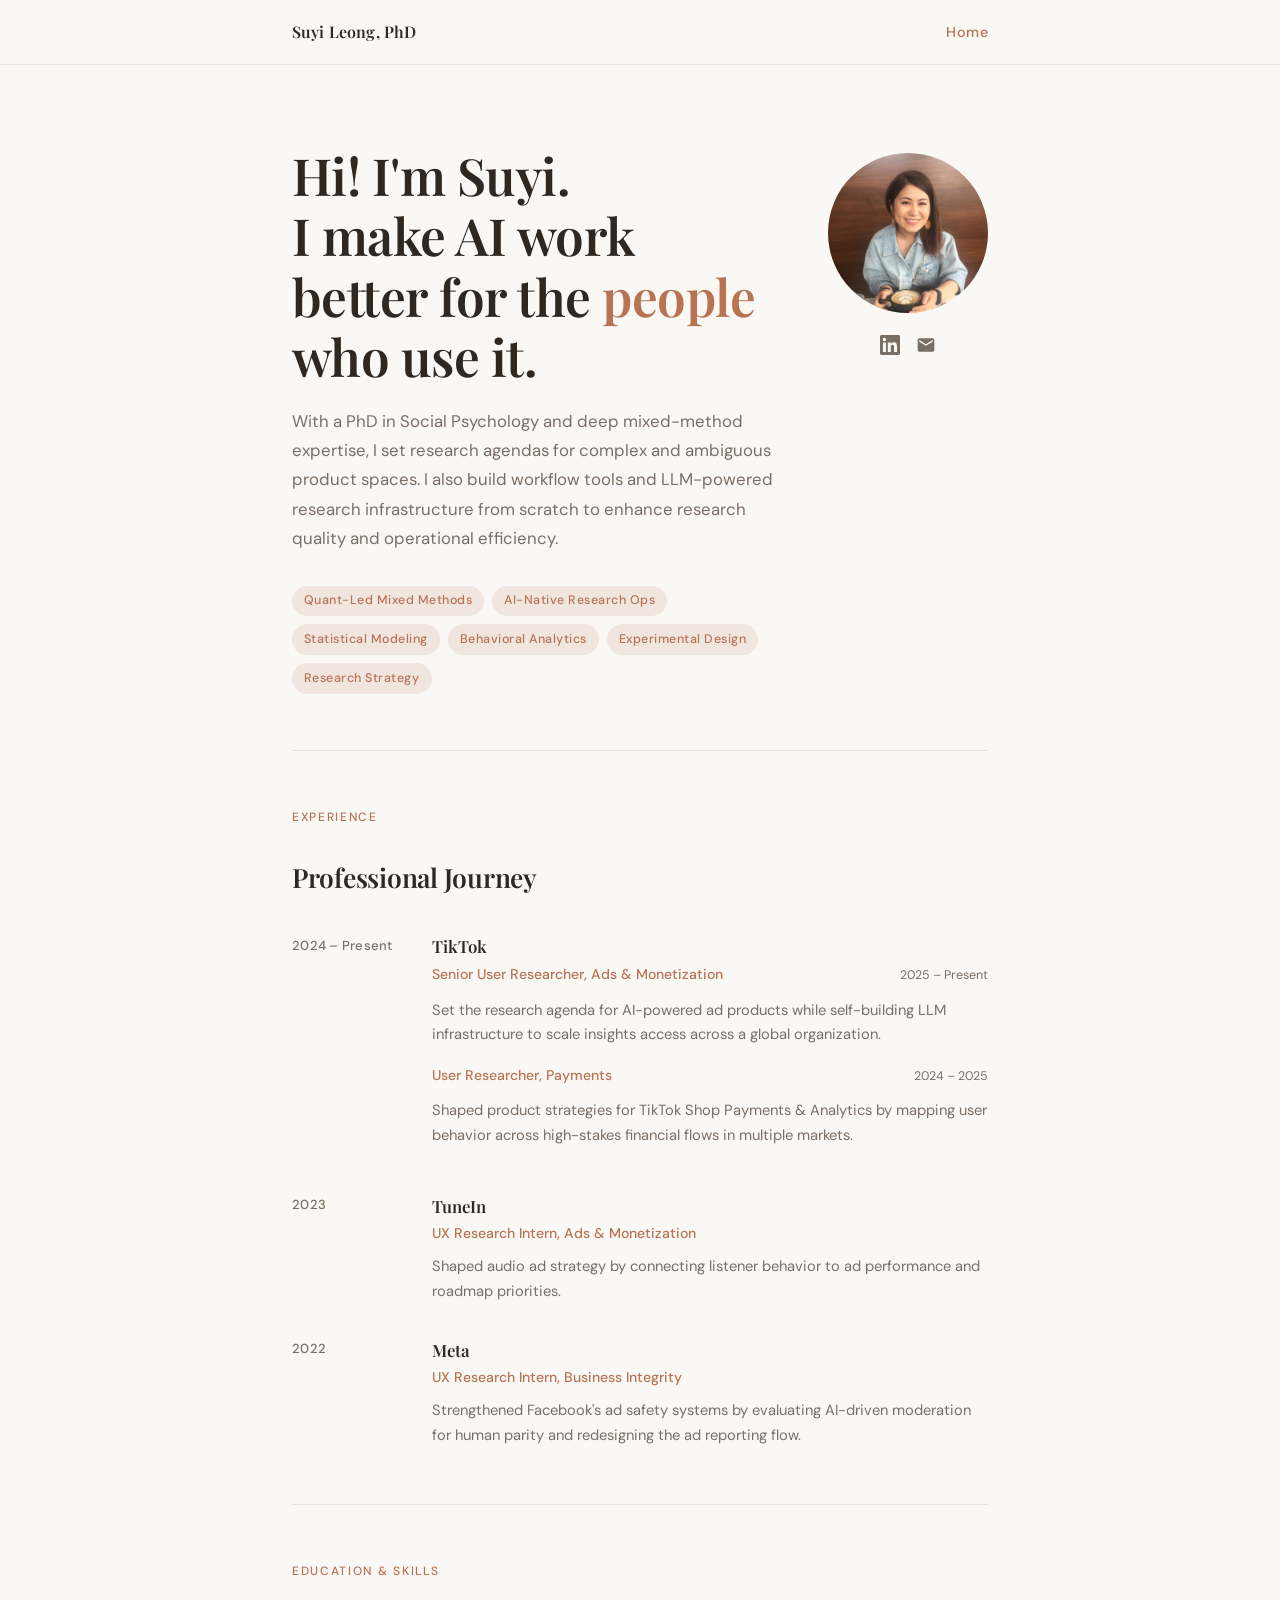
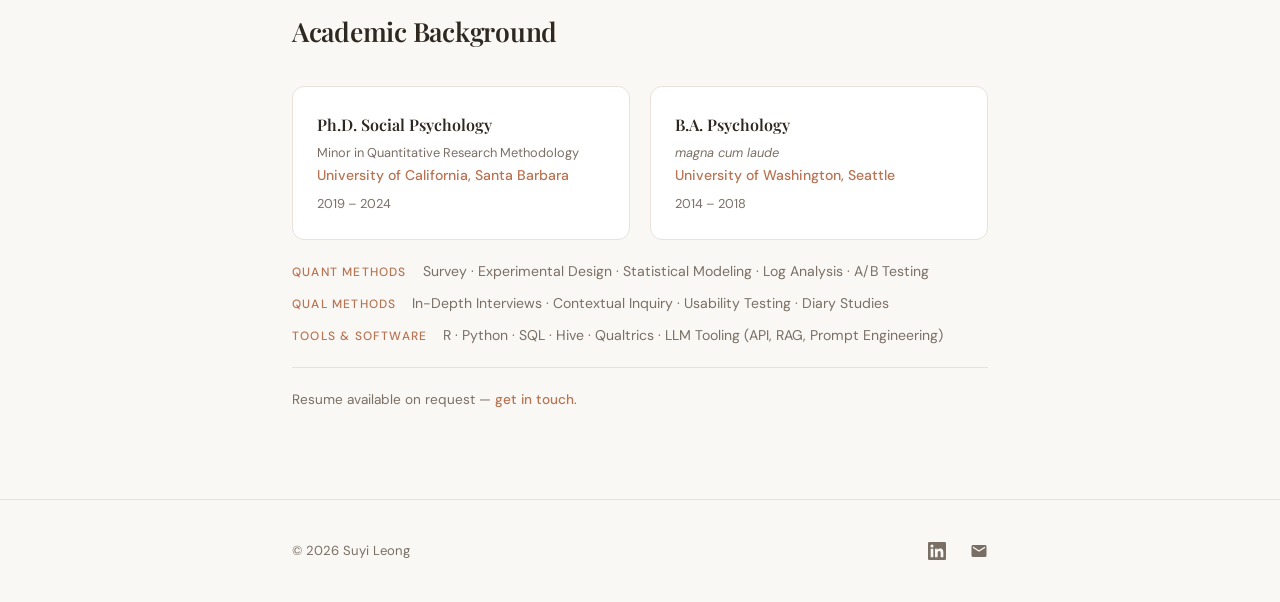
<file: index.html>
<!DOCTYPE html>
<html lang="en">
<head>
  <meta charset="UTF-8" />
  <meta name="viewport" content="width=device-width, initial-scale=1.0" />
  <title>Suyi Leong — User Researcher</title>
  <link rel="stylesheet" href="styles.css" />
</head>
<body>

  <nav>
    <div class="nav-inner">
      <a href="index.html" class="nav-logo">Suyi Leong, PhD</a>
      <ul class="nav-links">
        <li><a href="index.html" class="active">Home</a></li>
      </ul>
    </div>
  </nav>

  <main>
    <div class="hero">
      <div class="hero-body">
        <div class="hero-text">
          <h1>Hi! I'm Suyi. <br>I make AI work better for the <span style="color: var(--accent)">people</span> who use it.</h1>
          <p class="hero-intro">
          With a PhD in Social Psychology and deep mixed-method expertise, I set research agendas for complex and ambiguous product spaces. I also build workflow tools and LLM-powered research infrastructure from scratch to enhance research quality and operational efficiency.
          </p>
          <div class="hero-tags">
            <span class="tag">Quant-Led Mixed Methods</span>
            <span class="tag">AI-Native Research Ops</span>
            <span class="tag">Statistical Modeling</span>
            <span class="tag">Behavioral Analytics</span>
            <span class="tag">Experimental Design</span>
            <span class="tag">Research Strategy</span>
          </div>
        </div>
        <div class="hero-photo">
<img src="profilepic.jpeg" alt="Suyi Leong" class="profile-photo" />
          <div class="social-links">
            <a href="https://linkedin.com/in/suyi-leong" target="_blank" aria-label="LinkedIn">
              <svg xmlns="http://www.w3.org/2000/svg" viewBox="0 0 24 24" fill="currentColor">
                <path d="M20.447 20.452h-3.554v-5.569c0-1.328-.027-3.037-1.852-3.037-1.853 0-2.136 1.445-2.136 2.939v5.667H9.351V9h3.414v1.561h.046c.477-.9 1.637-1.85 3.37-1.85 3.601 0 4.267 2.37 4.267 5.455v6.286zM5.337 7.433a2.062 2.062 0 01-2.063-2.065 2.064 2.064 0 112.063 2.065zm1.782 13.019H3.555V9h3.564v11.452zM22.225 0H1.771C.792 0 0 .774 0 1.729v20.542C0 23.227.792 24 1.771 24h20.451C23.2 24 24 23.227 24 22.271V1.729C24 .774 23.2 0 22.222 0h.003z"/>
              </svg>
            </a>
            <a href="mailto:suyi.leong0206@gmail.com" aria-label="Email">
              <svg xmlns="http://www.w3.org/2000/svg" viewBox="0 0 24 24" fill="currentColor">
                <path d="M20 4H4c-1.1 0-2 .9-2 2v12c0 1.1.9 2 2 2h16c1.1 0 2-.9 2-2V6c0-1.1-.9-2-2-2zm0 4l-8 5-8-5V6l8 5 8-5v2z"/>
              </svg>
            </a>
          </div>
        </div>
      </div>
    </div>

    <section>
      <p class="section-label">Experience</p>
      <h2 class="section-title">Professional Journey</h2>
      <div class="timeline">

        <div class="timeline-item">
          <span class="timeline-date">2024 – Present</span>
          <div class="timeline-content">
            <h3>TikTok</h3>
            <div class="role-list">
              <div class="role">
                <span class="role-title">Senior User Researcher, Ads &amp; Monetization</span>
                <span class="role-date">2025 – Present</span>
              </div>
              <p class="role-desc">Set the research agenda for AI-powered ad products while self-building LLM infrastructure to scale insights access across a global organization.</p>
              <div class="role">
                <span class="role-title">User Researcher, Payments</span>
                <span class="role-date">2024 – 2025</span>
              </div>
              <p class="role-desc">Shaped product strategies for TikTok Shop Payments & Analytics by mapping user behavior across high-stakes financial flows in multiple markets.</p>
            </div>
          </div>
        </div>

        <div class="timeline-item">
          <span class="timeline-date">2023</span>
          <div class="timeline-content">
            <h3>TuneIn</h3>
            <p class="subtitle">UX Research Intern, Ads & Monetization</p>
            <p>Shaped audio ad strategy by connecting listener behavior to ad performance and roadmap priorities.</p>
          </div>
        </div>

        <div class="timeline-item">
          <span class="timeline-date">2022</span>
          <div class="timeline-content">
            <h3>Meta</h3>
            <p class="subtitle">UX Research Intern, Business Integrity</p>
            <p>Strengthened Facebook's ad safety systems by evaluating AI-driven moderation for human parity and redesigning the ad reporting flow.</p>
          </div>
        </div>
      </div>
    </section>

    <section>
      <p class="section-label">Education & Skills</p>
      <h2 class="section-title">Academic Background</h2>
      <div class="edu-grid">

        <div class="edu-card">
          <p class="degree">Ph.D. Social Psychology</p>
          <p class="year">Minor in Quantitative Research Methodology</p>
          <p class="school">University of California, Santa Barbara</p>
          <p class="year">2019 – 2024</p>
        </div>

        <div class="edu-card">
          <p class="degree">B.A. Psychology</p>
          <p class="year"><em>magna cum laude</em></p>
          <p class="school">University of Washington, Seattle</p>
          <p class="year">2014 – 2018</p>
        </div>

      </div>
      <div class="tools-block">
          <div class="tools-row">
          <span class="tools-label">Quant Methods</span>
          <span class="tools-list">Survey · Experimental Design · Statistical Modeling · Log Analysis · A/B Testing</span>
        </div>
           <div class="tools-row">
          <span class="tools-label">Qual Methods</span>
          <span class="tools-list">In-Depth Interviews · Contextual Inquiry · Usability Testing · Diary Studies </span>
        </div>
        <div class="tools-row">
          <span class="tools-label">Tools &amp; Software</span>
          <span class="tools-list">R · Python · SQL · Hive · Qualtrics · LLM Tooling (API, RAG, Prompt Engineering)</span>
        </div>

      </div>
      <p class="get-in-touch">Resume available on request — <a href="mailto:suyi.leong0206@gmail.com">get in touch</a>.</p>
    </section>

  </main>

  <footer>
    <div class="footer-inner">
      <p>© 2026 Suyi Leong</p>
      <div class="footer-links">
           <a href="https://linkedin.com/in/suyi-leong" target="_blank" aria-label="LinkedIn">
          <svg xmlns="http://www.w3.org/2000/svg" viewBox="0 0 24 24" fill="currentColor" width="18" height="18">
            <path d="M20.447 20.452h-3.554v-5.569c0-1.328-.027-3.037-1.852-3.037-1.853 0-2.136 1.445-2.136 2.939v5.667H9.351V9h3.414v1.561h.046c.477-.9 1.637-1.85 3.37-1.85 3.601 0 4.267 2.37 4.267 5.455v6.286zM5.337 7.433a2.062 2.062 0 01-2.063-2.065 2.064 2.064 0 112.063 2.065zm1.782 13.019H3.555V9h3.564v11.452zM22.225 0H1.771C.792 0 0 .774 0 1.729v20.542C0 23.227.792 24 1.771 24h20.451C23.2 24 24 23.227 24 22.271V1.729C24 .774 23.2 0 22.222 0h.003z"/>
          </svg>
        </a>
        <a href="mailto:suyi.leong0206@gmail.com" aria-label="Email">
          <svg xmlns="http://www.w3.org/2000/svg" viewBox="0 0 24 24" fill="currentColor" width="18" height="18">
            <path d="M20 4H4c-1.1 0-2 .9-2 2v12c0 1.1.9 2 2 2h16c1.1 0 2-.9 2-2V6c0-1.1-.9-2-2-2zm0 4l-8 5-8-5V6l8 5 8-5v2z"/>
          </svg>
        </a>
      </div>
    </div>
  </footer>

</body>
</html>
</file>
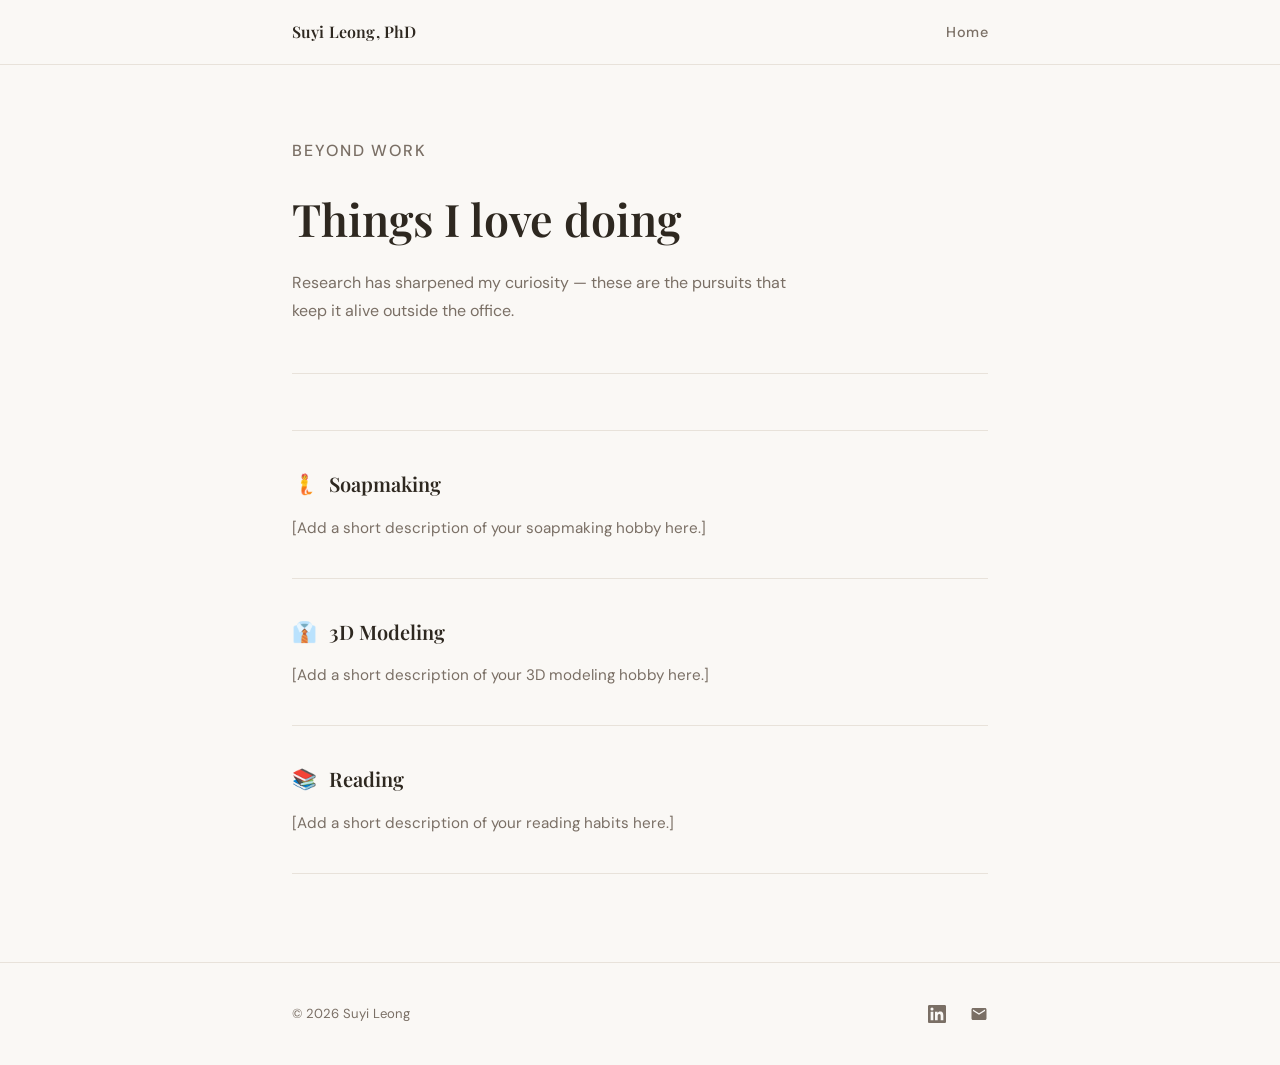
<file: hobbies.html>
<!DOCTYPE html>
<html lang="en">
<head>
  <meta charset="UTF-8" />
  <meta name="viewport" content="width=device-width, initial-scale=1.0" />
  <title>Hobbies — Suyi Leong</title>
  <link rel="stylesheet" href="styles.css" />
</head>
<body>

  <nav>
    <div class="nav-inner">
      <a href="index.html" class="nav-logo">Suyi Leong, PhD</a>
      <ul class="nav-links">
        <li><a href="index.html">Home</a></li>
      </ul>
    </div>
  </nav>

  <main>

    <div class="page-header">
      <p class="hero-eyebrow">Beyond Work</p>
      <h1>Things I love doing</h1>
      <p>Research has sharpened my curiosity — these are the pursuits that keep it alive outside the office.</p>
    </div>

    <div class="hobbies-list">

      <div class="hobby-entry">
        <div class="hobby-entry-header">
          <span class="hobby-icon-sm">&#129500;</span>
          <h2>Soapmaking</h2>
        </div>
        <p>[Add a short description of your soapmaking hobby here.]</p>
      </div>

      <div class="hobby-entry">
        <div class="hobby-entry-header">
          <span class="hobby-icon-sm">&#128084;</span>
          <h2>3D Modeling</h2>
        </div>
        <p>[Add a short description of your 3D modeling hobby here.]</p>
      </div>

      <div class="hobby-entry">
        <div class="hobby-entry-header">
          <span class="hobby-icon-sm">&#128218;</span>
          <h2>Reading</h2>
        </div>
        <p>[Add a short description of your reading habits here.]</p>
      </div>

    </div>

  </main>

  <footer>
    <div class="footer-inner">
      <p>© 2026 Suyi Leong</p>
      <div class="footer-links">
        <a href="https://linkedin.com/in/suyi-leong" target="_blank" aria-label="LinkedIn">
          <svg xmlns="http://www.w3.org/2000/svg" viewBox="0 0 24 24" fill="currentColor" width="18" height="18">
            <path d="M20.447 20.452h-3.554v-5.569c0-1.328-.027-3.037-1.852-3.037-1.853 0-2.136 1.445-2.136 2.939v5.667H9.351V9h3.414v1.561h.046c.477-.9 1.637-1.85 3.37-1.85 3.601 0 4.267 2.37 4.267 5.455v6.286zM5.337 7.433a2.062 2.062 0 01-2.063-2.065 2.064 2.064 0 112.063 2.065zm1.782 13.019H3.555V9h3.564v11.452zM22.225 0H1.771C.792 0 0 .774 0 1.729v20.542C0 23.227.792 24 1.771 24h20.451C23.2 24 24 23.227 24 22.271V1.729C24 .774 23.2 0 22.222 0h.003z"/>
          </svg>
        </a>
        <a href="mailto:suyi.leong0206@gmail.com" aria-label="Email">
          <svg xmlns="http://www.w3.org/2000/svg" viewBox="0 0 24 24" fill="currentColor" width="18" height="18">
            <path d="M20 4H4c-1.1 0-2 .9-2 2v12c0 1.1.9 2 2 2h16c1.1 0 2-.9 2-2V6c0-1.1-.9-2-2-2zm0 4l-8 5-8-5V6l8 5 8-5v2z"/>
          </svg>
        </a>
      </div>
    </div>
  </footer>

</body>
</html>
</file>
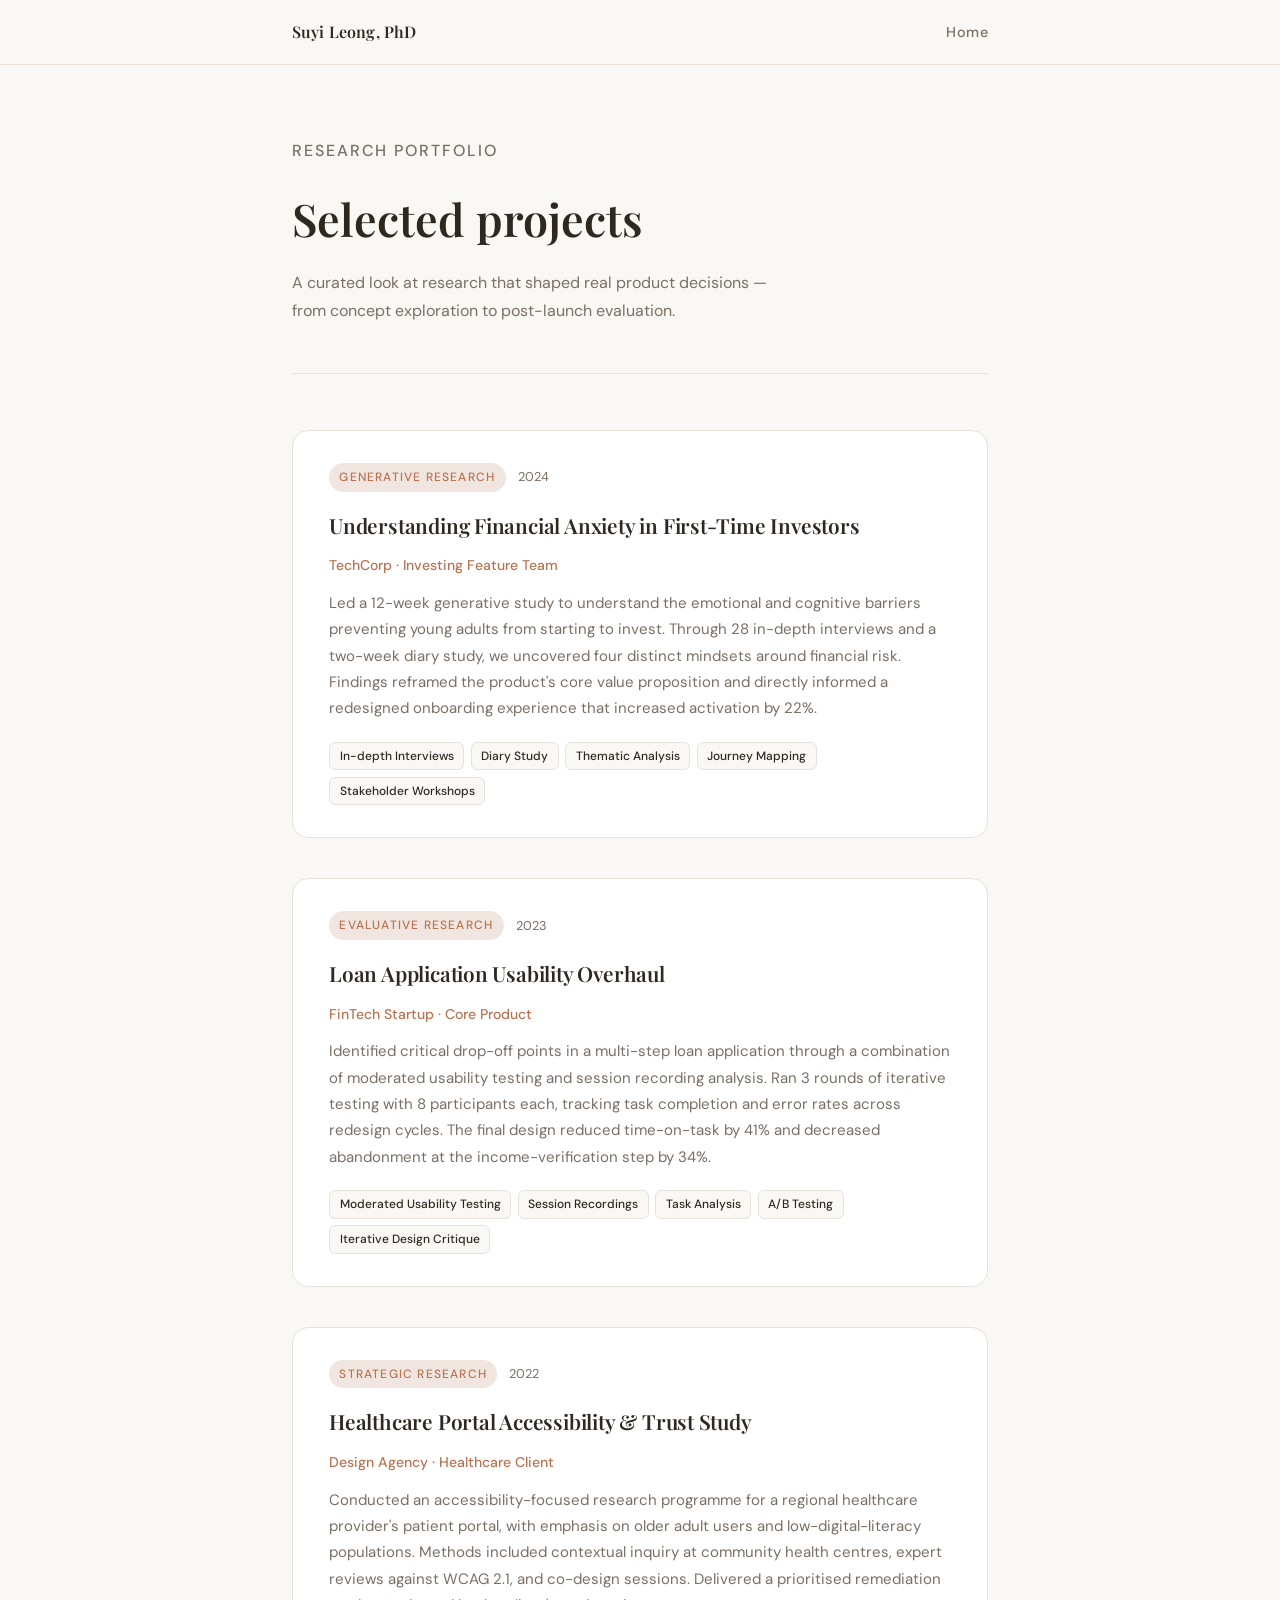
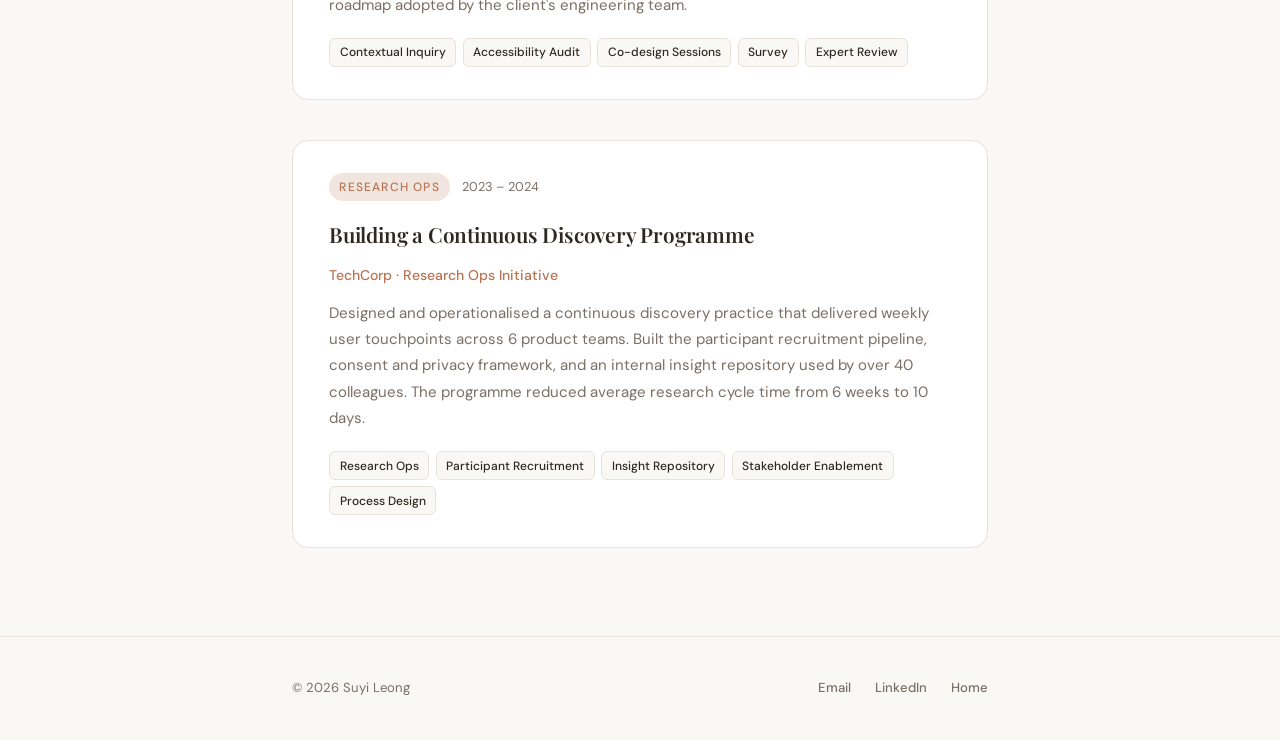
<file: portfolio.html>
<!DOCTYPE html>
<html lang="en">
<head>
  <meta charset="UTF-8" />
  <meta name="viewport" content="width=device-width, initial-scale=1.0" />
  <title>Portfolio — Suyi Leong</title>
  <link rel="stylesheet" href="styles.css" />
</head>
<body>

  <nav>
    <div class="nav-inner">
      <a href="index.html" class="nav-logo">Suyi Leong, PhD</a>
      <ul class="nav-links">
        <li><a href="index.html">Home</a></li>
      </ul>
    </div>
  </nav>

  <main>

    <div class="page-header">
      <p class="hero-eyebrow">Research Portfolio</p>
      <h1>Selected projects</h1>
      <p>A curated look at research that shaped real product decisions — from concept exploration to post-launch evaluation.</p>
    </div>

    <div class="projects">

      <div class="project-card">
        <div class="project-meta">
          <span class="project-type">Generative Research</span>
          <span class="project-year">2024</span>
        </div>
        <h2>Understanding Financial Anxiety in First-Time Investors</h2>
        <p class="context">TechCorp · Investing Feature Team</p>
        <p>
          Led a 12-week generative study to understand the emotional and cognitive barriers preventing young adults from starting to invest. Through 28 in-depth interviews and a two-week diary study, we uncovered four distinct mindsets around financial risk. Findings reframed the product's core value proposition and directly informed a redesigned onboarding experience that increased activation by 22%.
        </p>
        <div class="methods">
          <span class="method-tag">In-depth Interviews</span>
          <span class="method-tag">Diary Study</span>
          <span class="method-tag">Thematic Analysis</span>
          <span class="method-tag">Journey Mapping</span>
          <span class="method-tag">Stakeholder Workshops</span>
        </div>
      </div>

      <div class="project-card">
        <div class="project-meta">
          <span class="project-type">Evaluative Research</span>
          <span class="project-year">2023</span>
        </div>
        <h2>Loan Application Usability Overhaul</h2>
        <p class="context">FinTech Startup · Core Product</p>
        <p>
          Identified critical drop-off points in a multi-step loan application through a combination of moderated usability testing and session recording analysis. Ran 3 rounds of iterative testing with 8 participants each, tracking task completion and error rates across redesign cycles. The final design reduced time-on-task by 41% and decreased abandonment at the income-verification step by 34%.
        </p>
        <div class="methods">
          <span class="method-tag">Moderated Usability Testing</span>
          <span class="method-tag">Session Recordings</span>
          <span class="method-tag">Task Analysis</span>
          <span class="method-tag">A/B Testing</span>
          <span class="method-tag">Iterative Design Critique</span>
        </div>
      </div>

      <div class="project-card">
        <div class="project-meta">
          <span class="project-type">Strategic Research</span>
          <span class="project-year">2022</span>
        </div>
        <h2>Healthcare Portal Accessibility & Trust Study</h2>
        <p class="context">Design Agency · Healthcare Client</p>
        <p>
          Conducted an accessibility-focused research programme for a regional healthcare provider's patient portal, with emphasis on older adult users and low-digital-literacy populations. Methods included contextual inquiry at community health centres, expert reviews against WCAG 2.1, and co-design sessions. Delivered a prioritised remediation roadmap adopted by the client's engineering team.
        </p>
        <div class="methods">
          <span class="method-tag">Contextual Inquiry</span>
          <span class="method-tag">Accessibility Audit</span>
          <span class="method-tag">Co-design Sessions</span>
          <span class="method-tag">Survey</span>
          <span class="method-tag">Expert Review</span>
        </div>
      </div>

      <div class="project-card">
        <div class="project-meta">
          <span class="project-type">Research Ops</span>
          <span class="project-year">2023 – 2024</span>
        </div>
        <h2>Building a Continuous Discovery Programme</h2>
        <p class="context">TechCorp · Research Ops Initiative</p>
        <p>
          Designed and operationalised a continuous discovery practice that delivered weekly user touchpoints across 6 product teams. Built the participant recruitment pipeline, consent and privacy framework, and an internal insight repository used by over 40 colleagues. The programme reduced average research cycle time from 6 weeks to 10 days.
        </p>
        <div class="methods">
          <span class="method-tag">Research Ops</span>
          <span class="method-tag">Participant Recruitment</span>
          <span class="method-tag">Insight Repository</span>
          <span class="method-tag">Stakeholder Enablement</span>
          <span class="method-tag">Process Design</span>
        </div>
      </div>

    </div>

  </main>

  <footer>
    <div class="footer-inner">
      <p>© 2026 Suyi Leong</p>
      <div class="footer-links">
        <a href="mailto:suyi.leong0206@gmail.com">Email</a>
        <a href="https://linkedin.com" target="_blank">LinkedIn</a>
        <a href="index.html">Home</a>
      </div>
    </div>
  </footer>

</body>
</html>
</file>
<file: styles.css>
@import url('https://fonts.googleapis.com/css2?family=Playfair+Display:ital,wght@0,400;0,600;1,400&family=DM+Sans:wght@300;400;500&display=swap');

*, *::before, *::after {
  box-sizing: border-box;
  margin: 0;
  padding: 0;
}

:root {
  --bg: #faf8f5;
  --surface: #ffffff;
  --text: #2e2820;
  --muted: #7a6f65;
  --accent: #b87352;
  --accent-light: #f0e6df;
  --border: #e8e2da;
  --max-w: 760px;
}

html {
  scroll-behavior: smooth;
}

body {
  font-family: 'DM Sans', sans-serif;
  font-weight: 400;
  background-color: var(--bg);
  color: var(--text);
  line-height: 1.7;
  font-size: 1rem;
}

/* ── Navigation ── */
nav {
  position: sticky;
  top: 0;
  z-index: 100;
  background: rgba(250, 248, 245, 0.92);
  backdrop-filter: blur(8px);
  border-bottom: 1px solid var(--border);
}

.nav-inner {
  max-width: var(--max-w);
  margin: 0 auto;
  padding: 0 2rem;
  display: flex;
  align-items: center;
  justify-content: space-between;
  height: 64px;
}

.nav-logo {
  font-family: 'Playfair Display', serif;
  font-size: 1rem;
  font-weight: 600;
  color: var(--text);
  text-decoration: none;
  letter-spacing: 0.01em;
}

.nav-links {
  display: flex;
  gap: 2rem;
  list-style: none;
}

.nav-links a {
  font-size: 0.9rem;
  font-weight: 500;
  color: var(--muted);
  text-decoration: none;
  letter-spacing: 0.03em;
  transition: color 0.2s;
}

.nav-links a:hover,
.nav-links a.active {
  color: var(--accent);
}

/* ── Page wrapper ── */
main {
  max-width: var(--max-w);
  margin: 0 auto;
  padding: 0 2rem;
}

/* ── Hero ── */
.hero {
  padding: 5rem 0 3.5rem;
  border-bottom: 1px solid var(--border);
}

.hero-body {
  display: flex;
  align-items: flex-start;
  gap: 3rem;
}

.hero-text {
  flex: 1;
}

.hero-photo {
  flex-shrink: 0;
  padding-top: 0.5rem;
}

.photo-placeholder {
  width: 160px;
  height: 160px;
  border-radius: 50%;
  background: var(--accent-light);
  border: 2px dashed #d4a98c;
  display: flex;
  align-items: center;
  justify-content: center;
  color: var(--accent);
  font-size: 0.8rem;
  font-weight: 500;
  letter-spacing: 0.05em;
}

.profile-photo {
  width: 160px;
  height: 160px;
  border-radius: 50%;
  object-fit: cover;
}

@media (max-width: 600px) {
  .hero-body {
    flex-direction: column-reverse;
    gap: 1.5rem;
  }

  .photo-placeholder {
    width: 100px;
    height: 100px;
  }
}

.hero-eyebrow {
  font-size: 0.8rem;
  font-weight: 500;
  letter-spacing: 0.12em;
  text-transform: uppercase;
  color: var(--accent);
  margin-bottom: 1rem;
}

.hero h1 {
  font-family: 'Playfair Display', serif;
  font-size: clamp(2.4rem, 5vw, 3.2rem);
  font-weight: 600;
  line-height: 1.18;
  margin-bottom: 1.25rem;
  letter-spacing: -0.01em;
}

.hero-intro {
  font-size: 1.05rem;
  color: var(--muted);
  max-width: 540px;
  line-height: 1.75;
  margin-bottom: 2rem;
}

.hero-tags {
  display: flex;
  flex-wrap: wrap;
  gap: 0.5rem;
}

.tag {
  background: var(--accent-light);
  color: var(--accent);
  font-size: 0.78rem;
  font-weight: 500;
  letter-spacing: 0.04em;
  padding: 0.3rem 0.75rem;
  border-radius: 20px;
}

.social-links {
  display: flex;
  gap: 1rem;
  margin-top: 0.85rem;
  justify-content: center;
}

.social-links a {
  color: var(--muted);
  transition: color 0.2s;
  display: flex;
  align-items: center;
}

.social-links a:hover {
  color: var(--accent);
}

.social-links svg {
  width: 20px;
  height: 20px;
}

/* ── Section titles ── */
section {
  padding: 3.5rem 0;
  border-bottom: 1px solid var(--border);
}

section:last-of-type {
  border-bottom: none;
}

.section-label {
  font-size: 0.75rem;
  font-weight: 500;
  letter-spacing: 0.14em;
  text-transform: uppercase;
  color: var(--accent);
  margin-bottom: 1.75rem;
}

.section-title {
  font-family: 'Playfair Display', serif;
  font-size: 1.65rem;
  font-weight: 600;
  margin-bottom: 2rem;
  letter-spacing: -0.01em;
}

/* ── Timeline / Experience ── */
.timeline {
  display: flex;
  flex-direction: column;
  gap: 2rem;
}

.timeline-item {
  display: grid;
  grid-template-columns: 120px 1fr;
  gap: 1.25rem;
}

.timeline-date {
  font-size: 0.82rem;
  font-weight: 500;
  color: var(--muted);
  padding-top: 0.15rem;
  letter-spacing: 0.02em;
}

.timeline-content h3 {
  font-family: 'Playfair Display', serif;
  font-size: 1.05rem;
  font-weight: 600;
  margin-bottom: 0.15rem;
}

.timeline-content .subtitle {
  font-size: 0.88rem;
  color: var(--accent);
  font-weight: 500;
  margin-bottom: 0.5rem;
}

.timeline-content p {
  font-size: 0.92rem;
  color: var(--muted);
  line-height: 1.68;
}

.role-list {
  display: flex;
  flex-direction: column;
  gap: 0.3rem;
  margin-bottom: 0.75rem;
}

.role {
  display: flex;
  align-items: baseline;
  justify-content: space-between;
  gap: 1rem;
}

.role-title {
  font-size: 0.88rem;
  color: var(--accent);
  font-weight: 500;
}

.role-date {
  font-size: 0.78rem;
  color: var(--muted);
  white-space: nowrap;
}

.role-desc {
  font-size: 0.92rem;
  color: var(--muted);
  line-height: 1.68;
  margin-top: 0.35rem;
  margin-bottom: 0.75rem;
}

.role-desc:last-child {
  margin-bottom: 0;
}

/* ── Education ── */
.edu-grid {
  display: grid;
  grid-template-columns: repeat(auto-fit, minmax(280px, 1fr));
  gap: 1.25rem;
}

.edu-card {
  background: var(--surface);
  border: 1px solid var(--border);
  border-radius: 12px;
  padding: 1.5rem;
}

.edu-card .degree {
  font-family: 'Playfair Display', serif;
  font-size: 1rem;
  font-weight: 600;
  margin-bottom: 0.25rem;
}

.edu-card .school {
  font-size: 0.88rem;
  color: var(--accent);
  font-weight: 500;
  margin-bottom: 0.35rem;
}

.edu-card .year {
  font-size: 0.8rem;
  color: var(--muted);
}

.tools-block {
  margin-top: 1.25rem;
  padding-bottom: 1.25rem;
  border-bottom: 1px solid var(--border);
  display: flex;
  flex-direction: column;
  gap: 0.6rem;
}

.tools-row {
  display: flex;
  align-items: baseline;
  gap: 1rem;
}

.tools-label {
  font-size: 0.75rem;
  font-weight: 500;
  letter-spacing: 0.1em;
  text-transform: uppercase;
  color: var(--accent);
  white-space: nowrap;
}

.tools-list {
  font-size: 0.88rem;
  color: var(--muted);
  line-height: 1.6;
}

/* ── Portfolio cards ── */
.page-header {
  padding: 4.5rem 0 3rem;
  border-bottom: 1px solid var(--border);
}

.page-header h1 {
  font-family: 'Playfair Display', serif;
  font-size: clamp(2rem, 4vw, 2.8rem);
  font-weight: 600;
  margin-bottom: 0.75rem;
}

.page-header p {
  font-size: 1rem;
  color: var(--muted);
  max-width: 500px;
  line-height: 1.75;
}

.projects {
  padding: 3.5rem 0;
  display: flex;
  flex-direction: column;
  gap: 2.5rem;
}

.project-card {
  background: var(--surface);
  border: 1px solid var(--border);
  border-radius: 16px;
  padding: 2rem 2.25rem;
  transition: box-shadow 0.25s, border-color 0.25s;
}

.project-card:hover {
  box-shadow: 0 6px 30px rgba(184, 115, 82, 0.1);
  border-color: #d4a98c;
}

.project-meta {
  display: flex;
  align-items: center;
  gap: 0.75rem;
  margin-bottom: 1rem;
  flex-wrap: wrap;
}

.project-type {
  font-size: 0.75rem;
  font-weight: 500;
  letter-spacing: 0.1em;
  text-transform: uppercase;
  color: var(--accent);
  background: var(--accent-light);
  padding: 0.25rem 0.65rem;
  border-radius: 20px;
}

.project-year {
  font-size: 0.8rem;
  color: var(--muted);
}

.project-card h2 {
  font-family: 'Playfair Display', serif;
  font-size: 1.3rem;
  font-weight: 600;
  margin-bottom: 0.65rem;
  letter-spacing: -0.01em;
}

.project-card .context {
  font-size: 0.88rem;
  color: var(--accent);
  font-weight: 500;
  margin-bottom: 0.75rem;
}

.project-card p {
  font-size: 0.94rem;
  color: var(--muted);
  line-height: 1.75;
  margin-bottom: 1.25rem;
}

.methods {
  display: flex;
  flex-wrap: wrap;
  gap: 0.4rem;
}

.method-tag {
  font-size: 0.75rem;
  font-weight: 500;
  color: var(--text);
  background: var(--bg);
  border: 1px solid var(--border);
  padding: 0.2rem 0.6rem;
  border-radius: 6px;
}

/* ── Hobbies ── */
.hobbies-list {
  padding: 3.5rem 0;
  display: flex;
  flex-direction: column;
  gap: 0;
}

.hobby-entry {
  padding: 2.25rem 0;
  border-bottom: 1px solid var(--border);
}

.hobby-entry:first-child {
  border-top: 1px solid var(--border);
}

.hobby-entry-header {
  display: flex;
  align-items: center;
  gap: 0.75rem;
  margin-bottom: 0.85rem;
}

.hobby-icon-sm {
  font-size: 1.25rem;
}

.hobby-entry h2 {
  font-family: 'Playfair Display', serif;
  font-size: 1.25rem;
  font-weight: 600;
}

.hobby-entry p {
  font-size: 0.95rem;
  color: var(--muted);
  line-height: 1.78;
  max-width: 580px;
}

.get-in-touch {
  margin-top: 1.25rem;
  font-size: 0.85rem;
  color: var(--muted);
}

.get-in-touch a {
  color: var(--accent);
  text-decoration: none;
  font-weight: 500;
  transition: color 0.2s;
}

.get-in-touch a:hover {
  color: var(--text);
}

/* ── Footer ── */
footer {
  border-top: 1px solid var(--border);
  margin-top: 2rem;
}

.footer-inner {
  max-width: var(--max-w);
  margin: 0 auto;
  padding: 2.5rem 2rem;
  display: flex;
  align-items: center;
  justify-content: space-between;
  flex-wrap: wrap;
  gap: 1rem;
}

.footer-inner p {
  font-size: 0.82rem;
  color: var(--muted);
}

.footer-links {
  display: flex;
  gap: 1.5rem;
}

.footer-links a {
  font-size: 0.82rem;
  font-weight: 500;
  color: var(--muted);
  text-decoration: none;
  transition: color 0.2s;
  display: flex;
  align-items: center;
}

.footer-links a:hover {
  color: var(--accent);
}

/* ── Responsive ── */
@media (max-width: 600px) {
  .timeline-item {
    grid-template-columns: 1fr;
    gap: 0.3rem;
  }

  .nav-links {
    gap: 1.25rem;
  }

  .footer-inner {
    flex-direction: column;
    align-items: flex-start;
  }
}
</file>
